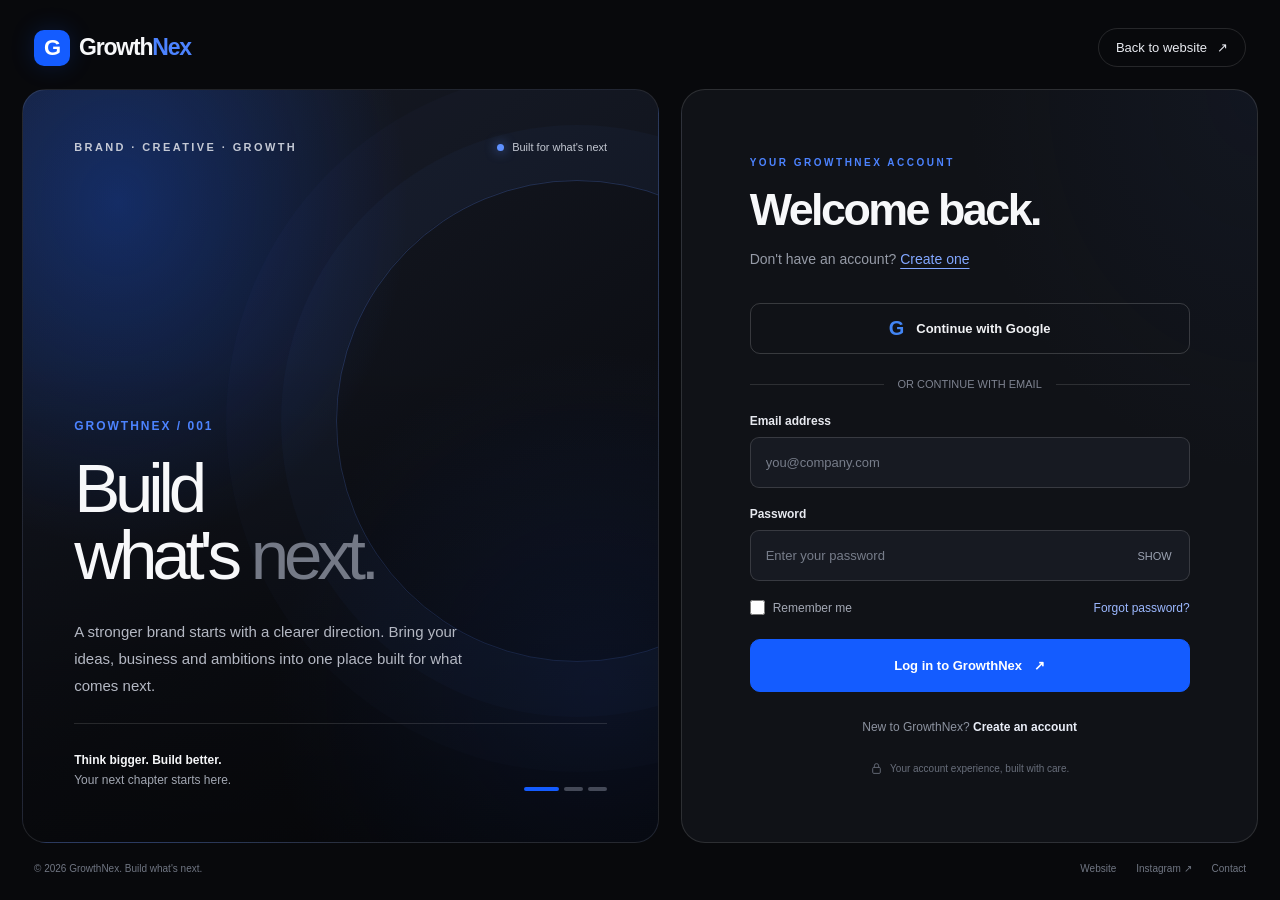
<file: login.html>
<!DOCTYPE html>
<html lang="en">
<head>
  <meta charset="UTF-8" />
  <meta name="viewport" content="width=device-width, initial-scale=1.0" />

  <title>Login | GrowthNex</title>
  <meta
    name="description"
    content="Sign in or create your GrowthNex account. Build what's next."
  />
  <meta name="theme-color" content="#08090c" />

  <style>
    /* =========================================
       GROWTHNEX AUTHENTICATION
       Single-file HTML + CSS + JavaScript
    ========================================= */

    :root {
      --bg: #08090c;
      --panel: #101217;
      --panel-light: #171a22;
      --white: #f7f8fa;
      --muted: #969ba7;
      --line: rgba(255, 255, 255, 0.12);
      --blue: #145cff;
      --blue-light: #4c83ff;
      --radius: 20px;
    }

    * {
      margin: 0;
      padding: 0;
      box-sizing: border-box;
    }

    html {
      scroll-behavior: smooth;
    }

    body {
      min-height: 100vh;
      min-height: 100svh;
      background: var(--bg);
      color: var(--white);
      font-family: Inter, -apple-system, BlinkMacSystemFont,
        "Segoe UI", sans-serif;
      -webkit-font-smoothing: antialiased;
    }

    button,
    input {
      font: inherit;
    }

    button,
    a {
      -webkit-tap-highlight-color: transparent;
    }

    a {
      color: inherit;
      text-decoration: none;
    }

    button {
      cursor: pointer;
    }

    button:focus-visible,
    a:focus-visible,
    input:focus-visible {
      outline: 2px solid var(--blue-light);
      outline-offset: 3px;
    }

    .page {
      min-height: 100vh;
      min-height: 100svh;
      padding: 22px;
      display: flex;
      flex-direction: column;
    }

    /* Header */

    .topbar {
      display: flex;
      align-items: center;
      justify-content: space-between;
      gap: 16px;
      width: 100%;
      max-width: 1600px;
      margin: 0 auto;
      padding: 6px 12px 22px;
    }

    .brand {
      display: inline-flex;
      align-items: center;
      gap: 9px;
      font-size: 23px;
      font-weight: 750;
      letter-spacing: -1.2px;
    }

    .brand-icon {
      width: 36px;
      height: 36px;
      display: grid;
      place-items: center;
      border-radius: 10px;
      background: var(--blue);
      color: white;
      font-size: 22px;
      font-weight: 800;
      box-shadow: 0 0 25px rgba(20, 92, 255, 0.18);
    }

    .brand-name span {
      color: var(--blue-light);
    }

    .back-link {
      display: inline-flex;
      align-items: center;
      gap: 10px;
      padding: 11px 17px;
      border: 1px solid var(--line);
      border-radius: 100px;
      color: #e8eaf0;
      font-size: 13px;
      transition: 0.25s ease;
    }

    .back-link:hover {
      border-color: rgba(255, 255, 255, 0.4);
      background: rgba(255, 255, 255, 0.05);
    }

    /* Main layout */

    .auth-layout {
      flex: 1;
      width: 100%;
      max-width: 1450px;
      margin: 0 auto;
      display: grid;
      grid-template-columns: minmax(0, 1.05fr) minmax(400px, 0.95fr);
      gap: 22px;
      min-height: 0;
    }

    /* Left editorial panel */

    .visual-panel {
      position: relative;
      overflow: hidden;
      display: flex;
      flex-direction: column;
      justify-content: space-between;
      min-height: 690px;
      padding: clamp(28px, 4vw, 62px);
      border: 1px solid rgba(255, 255, 255, 0.09);
      border-radius: 24px;
      isolation: isolate;
      background:
        radial-gradient(
          ellipse at 15% 15%,
          rgba(20, 92, 255, 0.3),
          transparent 38%
        ),
        radial-gradient(
          ellipse at 90% 80%,
          rgba(28, 63, 153, 0.22),
          transparent 40%
        ),
        linear-gradient(145deg, #171b27 0%, #0d0f15 58%, #090a0e 100%);
    }

    .visual-panel::before {
      content: "";
      position: absolute;
      z-index: -1;
      width: 480px;
      height: 480px;
      right: -160px;
      top: 12%;
      border: 1px solid rgba(92, 139, 255, 0.23);
      border-radius: 50%;
      box-shadow:
        0 0 0 55px rgba(92, 139, 255, 0.035),
        0 0 0 110px rgba(92, 139, 255, 0.025);
    }

    .visual-panel::after {
      content: "";
      position: absolute;
      z-index: -1;
      inset: 0;
      pointer-events: none;
      background: linear-gradient(
        180deg,
        transparent 35%,
        rgba(0, 0, 0, 0.42) 100%
      );
    }

    .visual-top {
      display: flex;
      align-items: center;
      justify-content: space-between;
      gap: 16px;
    }

    .eyebrow {
      color: #c4c9d5;
      font-size: 11px;
      font-weight: 650;
      letter-spacing: 2.4px;
      text-transform: uppercase;
    }

    .status {
      display: inline-flex;
      align-items: center;
      gap: 8px;
      color: #c3c8d2;
      font-size: 11px;
      white-space: nowrap;
    }

    .status-dot {
      width: 7px;
      height: 7px;
      border-radius: 50%;
      background: #5f91ff;
      box-shadow: 0 0 12px rgba(95, 145, 255, 0.8);
    }

    .visual-content {
      position: relative;
      margin-top: auto;
      padding-top: 100px;
      padding-bottom: 24px;
    }

    .visual-index {
      margin-bottom: 22px;
      color: var(--blue-light);
      font-size: 12px;
      font-weight: 650;
      letter-spacing: 2px;
    }

    .visual-content h1 {
      max-width: 650px;
      font-size: clamp(48px, 5.4vw, 88px);
      font-weight: 540;
      letter-spacing: -0.075em;
      line-height: 0.98;
    }

    .visual-content h1 span {
      color: #747986;
    }

    .visual-description {
      max-width: 410px;
      margin-top: 28px;
      color: #b4b8c3;
      font-size: 15px;
      line-height: 1.8;
    }

    .visual-bottom {
      display: flex;
      justify-content: space-between;
      align-items: flex-end;
      gap: 20px;
      padding-top: 26px;
      border-top: 1px solid var(--line);
    }

    .visual-bottom p {
      color: #a2a7b2;
      font-size: 12px;
      line-height: 1.7;
    }

    .visual-bottom strong {
      color: #f5f6f8;
      font-weight: 550;
    }

    .decorative-mark {
      display: flex;
      gap: 5px;
      align-items: center;
    }

    .decorative-mark span {
      display: block;
      width: 19px;
      height: 4px;
      border-radius: 10px;
      background: #444957;
    }

    .decorative-mark span:first-child {
      width: 35px;
      background: var(--blue);
    }

    /* Right form panel */

    .form-panel {
      display: flex;
      align-items: center;
      justify-content: center;
      padding: clamp(25px, 4.3vw, 68px);
      border: 1px solid var(--line);
      border-radius: 24px;
      background:
        radial-gradient(
          ellipse at 100% 0%,
          rgba(34, 58, 115, 0.1),
          transparent 36%
        ),
        var(--panel);
    }

    .form-inner {
      width: 100%;
      max-width: 440px;
      animation: appear 0.45s ease both;
    }

    @keyframes appear {
      from {
        opacity: 0;
        transform: translateY(8px);
      }
      to {
        opacity: 1;
        transform: translateY(0);
      }
    }

    .form-kicker {
      margin-bottom: 17px;
      color: var(--blue-light);
      font-size: 10px;
      font-weight: 700;
      letter-spacing: 2.5px;
      text-transform: uppercase;
    }

    .form-title {
      font-size: clamp(36px, 3.5vw, 50px);
      font-weight: 550;
      letter-spacing: -2.5px;
      line-height: 1.08;
    }

    .form-subtitle {
      margin-top: 15px;
      margin-bottom: 31px;
      color: var(--muted);
      font-size: 14px;
      line-height: 1.7;
    }

    .inline-link {
      color: #82a7ff;
      text-decoration: underline;
      text-underline-offset: 4px;
      cursor: pointer;
    }

    /* Google button */

    .google-button {
      display: flex;
      justify-content: center;
      align-items: center;
      gap: 12px;
      width: 100%;
      min-height: 51px;
      margin-bottom: 24px;
      border: 1px solid rgba(255, 255, 255, 0.17);
      border-radius: 10px;
      background: transparent;
      color: #f1f2f5;
      font-size: 13px;
      font-weight: 550;
      transition: 0.2s ease;
    }

    .google-button:hover {
      background: rgba(255, 255, 255, 0.045);
      border-color: rgba(255, 255, 255, 0.36);
    }

    .google-g {
      font-size: 20px;
      font-weight: 800;
      color: #4285f4;
    }

    .separator {
      display: flex;
      align-items: center;
      gap: 14px;
      margin-bottom: 24px;
      color: #7e8390;
      font-size: 11px;
    }

    .separator::before,
    .separator::after {
      content: "";
      flex: 1;
      height: 1px;
      background: var(--line);
    }

    /* Fields */

    .field {
      margin-bottom: 19px;
    }

    .field label {
      display: block;
      margin-bottom: 9px;
      color: #e7e9ef;
      font-size: 12px;
      font-weight: 550;
    }

    .input-wrap {
      position: relative;
    }

    .field input {
      width: 100%;
      height: 51px;
      padding: 0 15px;
      border: 1px solid rgba(255, 255, 255, 0.14);
      border-radius: 9px;
      outline: none;
      background: #171a22;
      color: white;
      font-size: 13px;
      transition: border-color 0.2s, box-shadow 0.2s;
    }

    .field input::placeholder {
      color: #777d8a;
    }

    .field input:focus {
      border-color: var(--blue-light);
      box-shadow: 0 0 0 3px rgba(20, 92, 255, 0.14);
    }

    .field input[aria-invalid="true"] {
      border-color: #ff7777;
    }

    .password-input {
      padding-right: 68px !important;
    }

    .show-password {
      position: absolute;
      top: 50%;
      right: 12px;
      transform: translateY(-50%);
      padding: 6px;
      border: 0;
      background: transparent;
      color: #9ca3b2;
      font-size: 11px;
    }

    .show-password:hover {
      color: white;
    }

    .field-row {
      display: flex;
      align-items: center;
      justify-content: space-between;
      gap: 12px;
      margin: 3px 0 24px;
      color: #a3a8b4;
      font-size: 12px;
    }

    .remember {
      display: inline-flex;
      align-items: center;
      gap: 8px;
      cursor: pointer;
    }

    .remember input,
    .terms input {
      accent-color: var(--blue);
      width: 15px;
      height: 15px;
      cursor: pointer;
    }

    .text-link {
      border: 0;
      background: transparent;
      color: #9cb8ff;
      font-size: 12px;
    }

    .text-link:hover,
    .inline-link:hover {
      color: white;
    }

    /* Primary action */

    .primary-button {
      display: flex;
      align-items: center;
      justify-content: center;
      gap: 12px;
      width: 100%;
      min-height: 53px;
      padding: 13px 18px;
      border: 1px solid var(--blue);
      border-radius: 10px;
      background: var(--blue);
      color: white;
      font-size: 13px;
      font-weight: 650;
      transition: transform 0.2s, background 0.2s, box-shadow 0.2s;
    }

    .primary-button:hover {
      transform: translateY(-1px);
      background: #2468ff;
      box-shadow: 0 9px 28px rgba(20, 92, 255, 0.22);
    }

    .primary-button:active {
      transform: translateY(0);
    }

    .primary-button:disabled {
      opacity: 0.65;
      cursor: wait;
      transform: none;
    }

    .terms {
      display: flex;
      align-items: flex-start;
      gap: 9px;
      margin: 3px 0 22px;
      color: #a6abb7;
      font-size: 11px;
      line-height: 1.7;
    }

    .terms input {
      flex: 0 0 auto;
      margin-top: 3px;
    }

    .form-footer {
      margin-top: 25px;
      color: #8c929f;
      font-size: 12px;
      line-height: 1.8;
      text-align: center;
    }

    .form-footer button {
      border: 0;
      background: transparent;
      color: #e9edf7;
      font-size: inherit;
      font-weight: 600;
    }

    .form-footer button:hover {
      color: #8db0ff;
    }

    .security-note {
      display: flex;
      align-items: center;
      justify-content: center;
      gap: 7px;
      margin-top: 23px;
      color: #686e7b;
      font-size: 10px;
    }

    .security-note svg {
      width: 13px;
      height: 13px;
    }

    /* Messages */

    .message {
      display: none;
      margin: 0 0 17px;
      padding: 12px 14px;
      border: 1px solid var(--line);
      border-radius: 9px;
      font-size: 12px;
      line-height: 1.6;
    }

    .message.show {
      display: block;
    }

    .message.success {
      border-color: rgba(82, 201, 139, 0.35);
      background: rgba(82, 201, 139, 0.07);
      color: #9be3bb;
    }

    .message.error {
      border-color: rgba(255, 119, 119, 0.35);
      background: rgba(255, 119, 119, 0.07);
      color: #ffaaaa;
    }

    .strength {
      margin-top: 8px;
      color: #858b98;
      font-size: 10px;
    }

    .strength-track {
      height: 3px;
      margin-top: 7px;
      overflow: hidden;
      border-radius: 5px;
      background: #292d37;
    }

    .strength-bar {
      width: 0;
      height: 100%;
      border-radius: inherit;
      background: var(--blue-light);
      transition: width 0.25s;
    }

    .hidden {
      display: none !important;
    }

    /* Bottom footer */

    .site-footer {
      display: flex;
      justify-content: space-between;
      align-items: center;
      gap: 20px;
      width: 100%;
      max-width: 1450px;
      margin: 0 auto;
      padding: 20px 12px 4px;
      color: #707683;
      font-size: 10px;
    }

    .footer-links {
      display: flex;
      gap: 20px;
    }

    .footer-links a:hover {
      color: #dce2ef;
    }

    /* Responsive */

    @media (max-width: 1000px) {
      .auth-layout {
        grid-template-columns: minmax(0, 0.9fr) minmax(360px, 1fr);
      }

      .visual-panel {
        padding: 30px;
        min-height: 650px;
      }

      .form-panel {
        padding: 35px;
      }

      .visual-content h1 {
        font-size: clamp(45px, 6vw, 65px);
      }
    }

    @media (max-width: 760px) {
      .page {
        padding: 12px;
      }

      .topbar {
        padding: 7px 5px 18px;
      }

      .brand {
        font-size: 21px;
      }

      .brand-icon {
        width: 33px;
        height: 33px;
      }

      .back-link {
        padding: 10px 12px;
        font-size: 11px;
      }

      .auth-layout {
        display: flex;
        flex-direction: column;
        gap: 12px;
      }

      .visual-panel {
        min-height: auto;
        padding: 24px;
        border-radius: 17px;
      }

      .visual-content {
        padding-top: 55px;
        padding-bottom: 30px;
      }

      .visual-content h1 {
        max-width: 500px;
        font-size: clamp(46px, 11vw, 68px);
      }

      .visual-description {
        max-width: 370px;
        margin-top: 17px;
        font-size: 13px;
      }

      .visual-bottom {
        padding-top: 17px;
      }

      .form-panel {
        padding: 30px 23px;
        border-radius: 17px;
      }

      .form-inner {
        max-width: 470px;
      }

      .form-title {
        font-size: 40px;
      }

      .form-subtitle {
        margin-bottom: 25px;
      }

      .site-footer {
        padding: 18px 5px 6px;
      }
    }

    @media (max-width: 420px) {
      .status {
        font-size: 9px;
      }

      .visual-panel {
        padding: 20px;
      }

      .visual-content h1 {
        font-size: 45px;
      }

      .visual-bottom p {
        font-size: 10px;
      }

      .form-panel {
        padding: 27px 18px;
      }

      .form-title {
        font-size: 36px;
      }

      .site-footer {
        flex-direction: column;
        align-items: flex-start;
        gap: 9px;
      }

      .footer-links {
        gap: 14px;
      }
    }

    @media (prefers-reduced-motion: reduce) {
      *,
      *::before,
      *::after {
        scroll-behavior: auto !important;
        animation-duration: 0.01ms !important;
        transition-duration: 0.01ms !important;
      }
    }
  </style>
</head>

<body>
  <div class="page">

    <!-- Header -->
    <header class="topbar">
      <a class="brand" href="index.html" aria-label="GrowthNex home">
        <span class="brand-icon">G</span>
        <span class="brand-name">Growth<span>Nex</span></span>
      </a>

      <a class="back-link" href="index.html">
        Back to website <span aria-hidden="true">↗</span>
      </a>
    </header>

    <main class="auth-layout">

      <!-- Left: brand story -->
      <section class="visual-panel" aria-label="About GrowthNex">
        <div class="visual-top">
          <p class="eyebrow">Brand · Creative · Growth</p>

          <span class="status">
            <span class="status-dot"></span>
            Built for what's next
          </span>
        </div>

        <div class="visual-content">
          <p class="visual-index">GROWTHNEX / 001</p>

          <h1>
            Build<br />
            what's <span>next.</span>
          </h1>

          <p class="visual-description">
            A stronger brand starts with a clearer direction.
            Bring your ideas, business and ambitions into one
            place built for what comes next.
          </p>
        </div>

        <div class="visual-bottom">
          <p>
            <strong>Think bigger. Build better.</strong><br />
            Your next chapter starts here.
          </p>

          <div class="decorative-mark" aria-hidden="true">
            <span></span>
            <span></span>
            <span></span>
          </div>
        </div>
      </section>

      <!-- Right: authentication forms -->
      <section class="form-panel">
        <div class="form-inner">

          <p class="form-kicker" id="formKicker">Your GrowthNex account</p>

          <h2 class="form-title" id="formTitle">Welcome back.</h2>

          <p class="form-subtitle" id="formSubtitle">
            Don't have an account?
            <a href="#signup" class="inline-link" data-view="signup">
              Create one
            </a>
          </p>

          <div
            class="message"
            id="formMessage"
            role="status"
            aria-live="polite"
          ></div>

          <!-- Google sign-in button -->
          <button class="google-button" id="googleButton" type="button">
            <span class="google-g" aria-hidden="true">G</span>
            <span>Continue with Google</span>
          </button>

          <div class="separator" id="separator">
            <span>OR CONTINUE WITH EMAIL</span>
          </div>

          <!-- LOGIN -->
          <form id="loginForm">
            <div class="field">
              <label for="loginEmail">Email address</label>
              <input
                id="loginEmail"
                name="email"
                type="email"
                placeholder="you@company.com"
                autocomplete="email"
                required
              />
            </div>

            <div class="field">
              <label for="loginPassword">Password</label>

              <div class="input-wrap">
                <input
                  class="password-input"
                  id="loginPassword"
                  name="password"
                  type="password"
                  placeholder="Enter your password"
                  autocomplete="current-password"
                  minlength="8"
                  required
                />

                <button
                  class="show-password"
                  type="button"
                  data-toggle-password="loginPassword"
                  aria-label="Show password"
                >
                  SHOW
                </button>
              </div>
            </div>

            <div class="field-row">
              <label class="remember">
                <input type="checkbox" id="rememberMe" />
                Remember me
              </label>

              <button
                class="text-link"
                type="button"
                data-view="forgot"
              >
                Forgot password?
              </button>
            </div>

            <button class="primary-button" type="submit">
              <span>Log in to GrowthNex</span>
              <span aria-hidden="true">↗</span>
            </button>

            <p class="form-footer">
              New to GrowthNex?
              <button type="button" data-view="signup">Create an account</button>
            </p>
          </form>

          <!-- SIGN UP -->
          <form id="signupForm" class="hidden">
            <div class="field">
              <label for="signupName">Full name</label>
              <input
                id="signupName"
                name="name"
                type="text"
                placeholder="Your full name"
                autocomplete="name"
                minlength="2"
                required
              />
            </div>

            <div class="field">
              <label for="signupEmail">Work or personal email</label>
              <input
                id="signupEmail"
                name="email"
                type="email"
                placeholder="you@company.com"
                autocomplete="email"
                required
              />
            </div>

            <div class="field">
              <label for="signupPassword">Create password</label>

              <div class="input-wrap">
                <input
                  class="password-input"
                  id="signupPassword"
                  name="password"
                  type="password"
                  placeholder="At least 8 characters"
                  autocomplete="new-password"
                  minlength="8"
                  required
                />

                <button
                  class="show-password"
                  type="button"
                  data-toggle-password="signupPassword"
                  aria-label="Show password"
                >
                  SHOW
                </button>
              </div>

              <div class="strength">
                <span id="strengthText">Use at least 8 characters</span>
                <div class="strength-track">
                  <div class="strength-bar" id="strengthBar"></div>
                </div>
              </div>
            </div>

            <label class="terms">
              <input id="acceptTerms" type="checkbox" required />
              <span>
                I agree to the
                <a class="inline-link" href="terms.html">Terms of Service</a>
                and
                <a class="inline-link" href="privacy.html">Privacy Policy</a>.
              </span>
            </label>

            <button class="primary-button" type="submit">
              <span>Create your account</span>
              <span aria-hidden="true">↗</span>
            </button>

            <p class="form-footer">
              Already have an account?
              <button type="button" data-view="login">Log in</button>
            </p>
          </form>

          <!-- FORGOT PASSWORD -->
          <form id="forgotForm" class="hidden">
            <div class="field">
              <label for="forgotEmail">Email address</label>
              <input
                id="forgotEmail"
                name="email"
                type="email"
                placeholder="you@company.com"
                autocomplete="email"
                required
              />
            </div>

            <button class="primary-button" type="submit">
              <span>Send password reset link</span>
              <span aria-hidden="true">↗</span>
            </button>

            <p class="form-footer">
              Remembered your password?
              <button type="button" data-view="login">Back to login</button>
            </p>
          </form>

          <div class="security-note">
            <svg
              viewBox="0 0 24 24"
              fill="none"
              stroke="currentColor"
              stroke-width="1.7"
              aria-hidden="true"
            >
              <rect x="5" y="10" width="14" height="11" rx="2"></rect>
              <path d="M8 10V7a4 4 0 0 1 8 0v3"></path>
            </svg>
            Your account experience, built with care.
          </div>

        </div>
      </section>
    </main>

    <footer class="site-footer">
      <span>© 2026 GrowthNex. Build what's next.</span>

      <nav class="footer-links" aria-label="Footer">
        <a href="index.html">Website</a>
        <a href="https://www.instagram.com/_growthnex_/"
           target="_blank" rel="noopener noreferrer">Instagram ↗</a>
        <a href="mailto:hello@growthnex.in">Contact</a>
      </nav>
    </footer>

  </div>

  <script>
    /* =========================================
       GROWTHNEX AUTH UI
       Frontend demonstration only.
       Connect a real authentication provider
       before using this for real user accounts.
    ========================================= */

    const forms = {
      login: document.getElementById("loginForm"),
      signup: document.getElementById("signupForm"),
      forgot: document.getElementById("forgotForm")
    };

    const title = document.getElementById("formTitle");
    const kicker = document.getElementById("formKicker");
    const subtitle = document.getElementById("formSubtitle");
    const message = document.getElementById("formMessage");
    const googleButton = document.getElementById("googleButton");
    const separator = document.getElementById("separator");

    const viewCopy = {
      login: {
        kicker: "Your GrowthNex account",
        title: "Welcome back.",
        subtitle: `Don't have an account?
          <a href="#signup" class="inline-link" data-view="signup">
            Create one
          </a>`
      },
      signup: {
        kicker: "Start building",
        title: "Create account.",
        subtitle: `Already have an account?
          <a href="#login" class="inline-link" data-view="login">
            Log in
          </a>`
      },
      forgot: {
        kicker: "Account recovery",
        title: "Reset password.",
        subtitle: "Enter your email and we'll help you recover access."
      }
    };

    function showMessage(text, type = "success") {
      message.textContent = text;
      message.className = "message show " + type;
    }

    function clearMessage() {
      message.textContent = "";
      message.className = "message";
    }

    function setView(view) {
      if (!forms[view]) return;

      Object.entries(forms).forEach(([name, form]) => {
        form.classList.toggle("hidden", name !== view);
      });

      kicker.textContent = viewCopy[view].kicker;
      title.textContent = viewCopy[view].title;
      subtitle.innerHTML = viewCopy[view].subtitle;

      googleButton.classList.toggle("hidden", view === "forgot");
      separator.classList.toggle("hidden", view === "forgot");

      clearMessage();
      history.replaceState(null, "", "#" + view);
    }

    // Switch between login, signup and recovery.
    document.addEventListener("click", function (event) {
      const trigger = event.target.closest("[data-view]");

      if (trigger) {
        event.preventDefault();
        setView(trigger.dataset.view);
      }
    });

    // Show/hide password.
    document.querySelectorAll("[data-toggle-password]").forEach(button => {
      button.addEventListener("click", () => {
        const input = document.getElementById(
          button.dataset.togglePassword
        );

        const isPassword = input.type === "password";
        input.type = isPassword ? "text" : "password";
        button.textContent = isPassword ? "HIDE" : "SHOW";
        button.setAttribute(
          "aria-label",
          isPassword ? "Hide password" : "Show password"
        );
      });
    });

    // Password strength indicator.
    const signupPassword = document.getElementById("signupPassword");
    const strengthBar = document.getElementById("strengthBar");
    const strengthText = document.getElementById("strengthText");

    signupPassword.addEventListener("input", () => {
      const value = signupPassword.value;
      let score = 0;

      if (value.length >= 8) score++;
      if (/[A-Z]/.test(value) && /[a-z]/.test(value)) score++;
      if (/\d/.test(value)) score++;
      if (/[^A-Za-z0-9]/.test(value)) score++;

      const labels = [
        "Use at least 8 characters",
        "Weak password",
        "Fair password",
        "Good password",
        "Strong password"
      ];

      strengthBar.style.width = (score * 25) + "%";
      strengthText.textContent = value ? labels[score] : labels[0];
    });

    /*
      DEMO FORM HANDLERS

      These handlers validate the interface but DO NOT
      create accounts, authenticate users, or send emails.

      Replace them with Supabase, Firebase, or your
      chosen authentication provider before launch.
    */

    forms.login.addEventListener("submit", event => {
      event.preventDefault();

      if (!forms.login.reportValidity()) return;

      showMessage(
        "The login interface is ready. Connect an authentication provider to sign in securely.",
        "success"
      );
    });

    forms.signup.addEventListener("submit", event => {
      event.preventDefault();

      if (!forms.signup.reportValidity()) return;

      showMessage(
        "The sign-up interface is ready. Connect an authentication provider to create your account.",
        "success"
      );
    });

    forms.forgot.addEventListener("submit", event => {
      event.preventDefault();

      if (!forms.forgot.reportValidity()) return;

      showMessage(
        "Password recovery needs a configured authentication provider to send a real reset email.",
        "success"
      );
    });

    googleButton.addEventListener("click", () => {
      showMessage(
        "Google sign-in requires Google OAuth credentials and an authentication provider. This button is currently a UI placeholder.",
        "error"
      );
    });

    // Allow direct links such as login.html#signup.
    const initialView = location.hash.replace("#", "");
    setView(forms[initialView] ? initialView : "login");
  </script>
</body>
</html>
</file>
